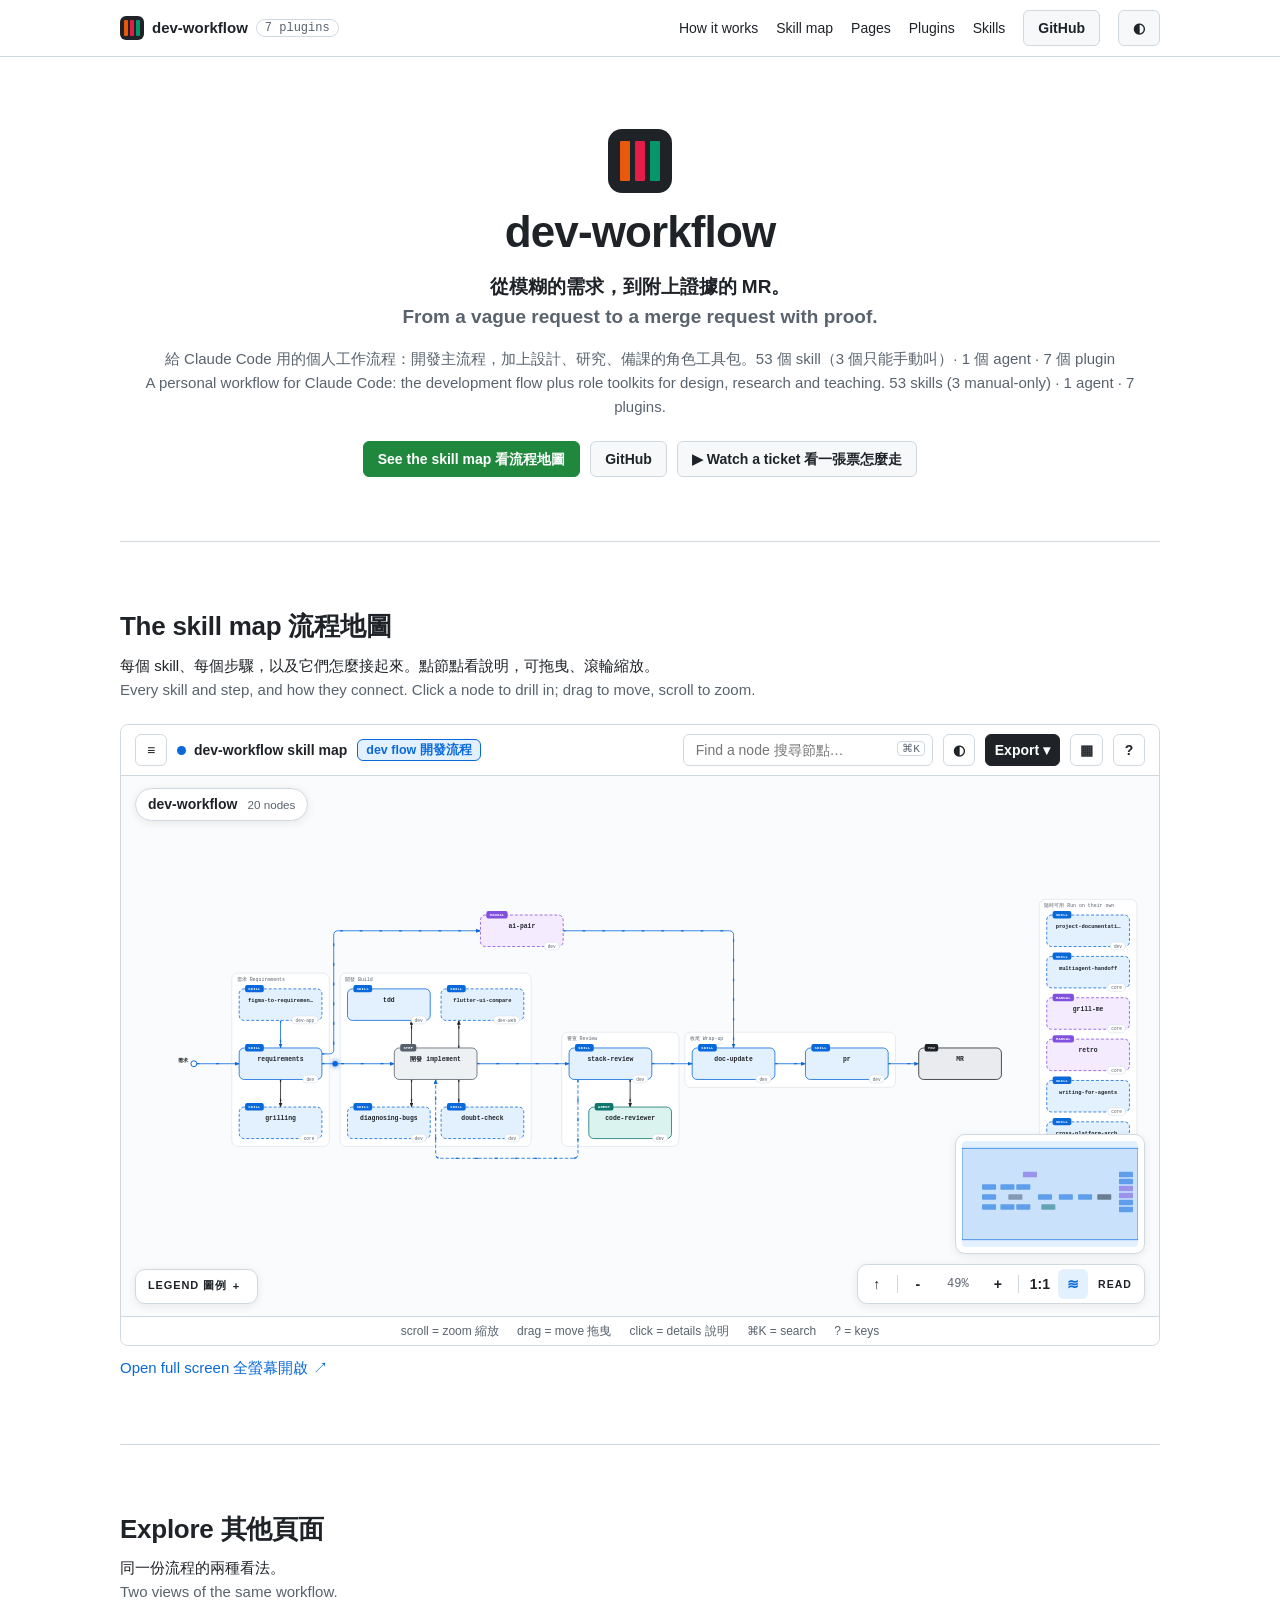
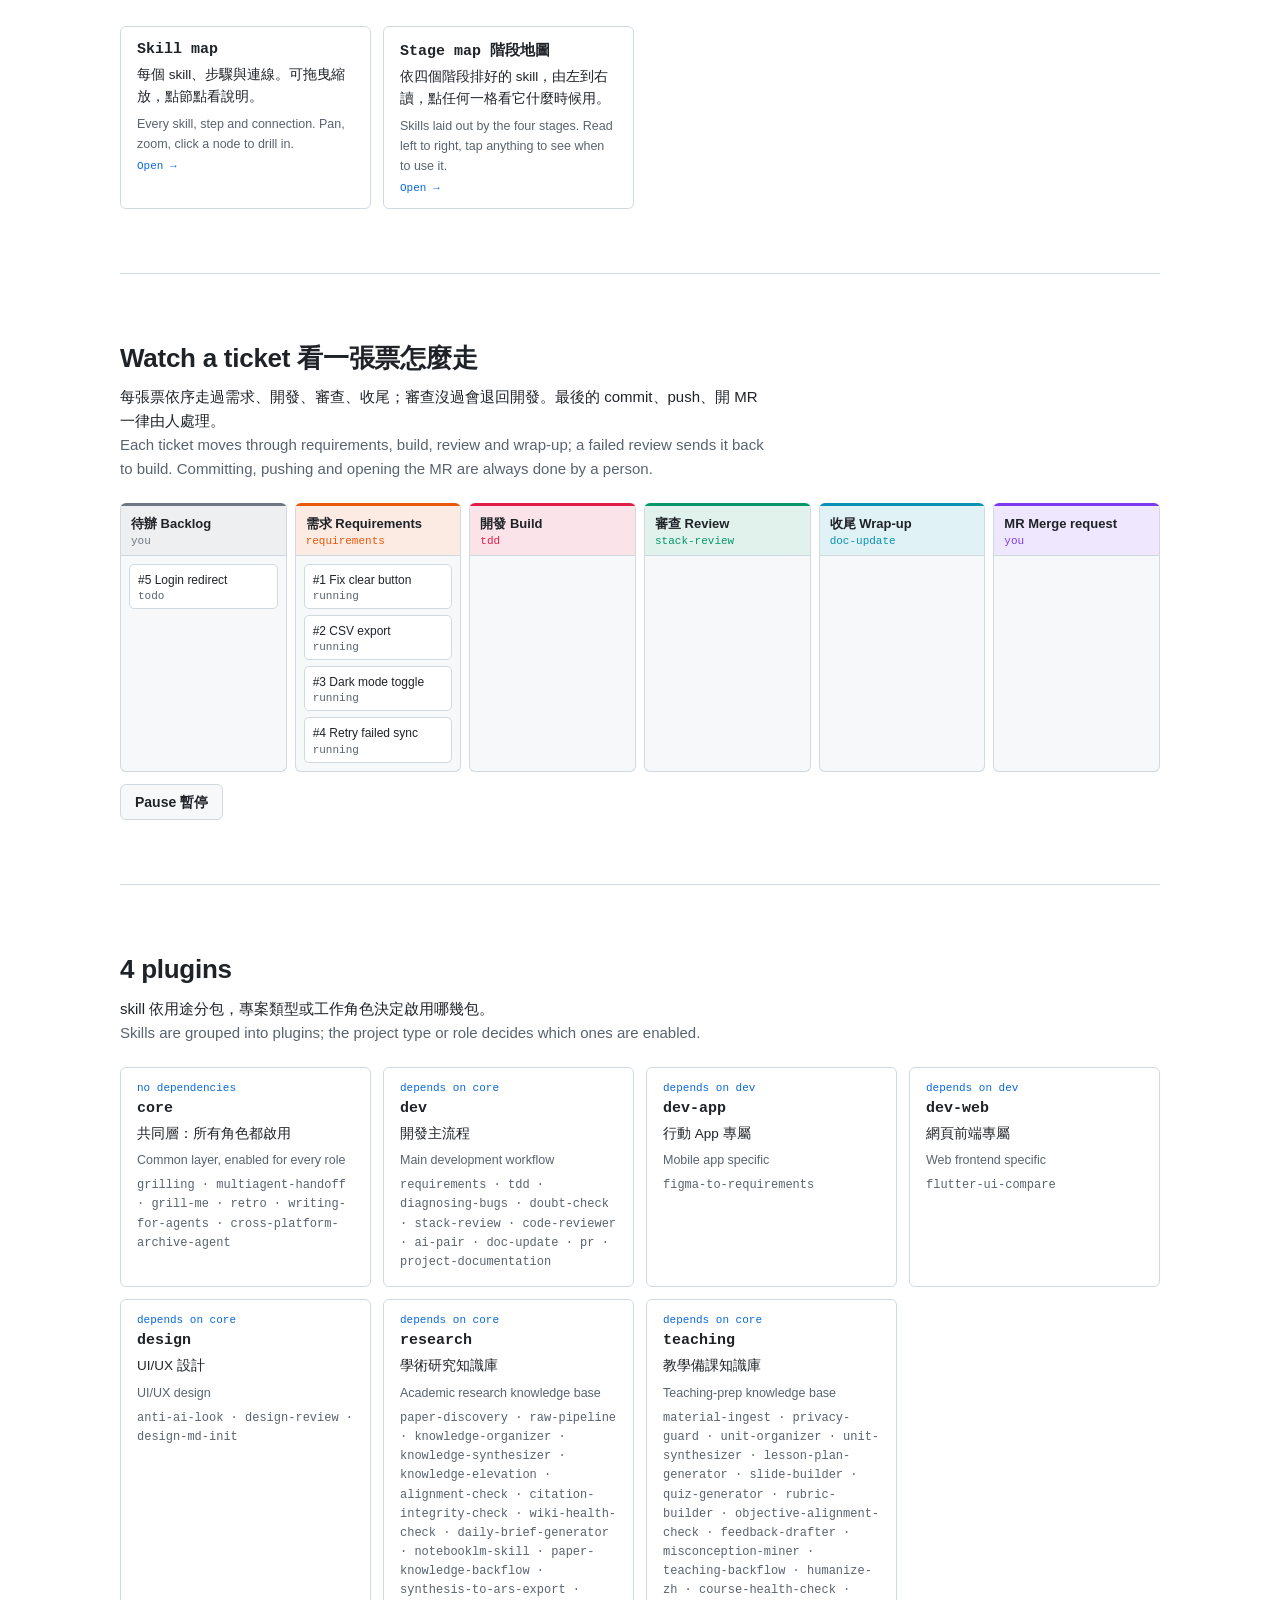
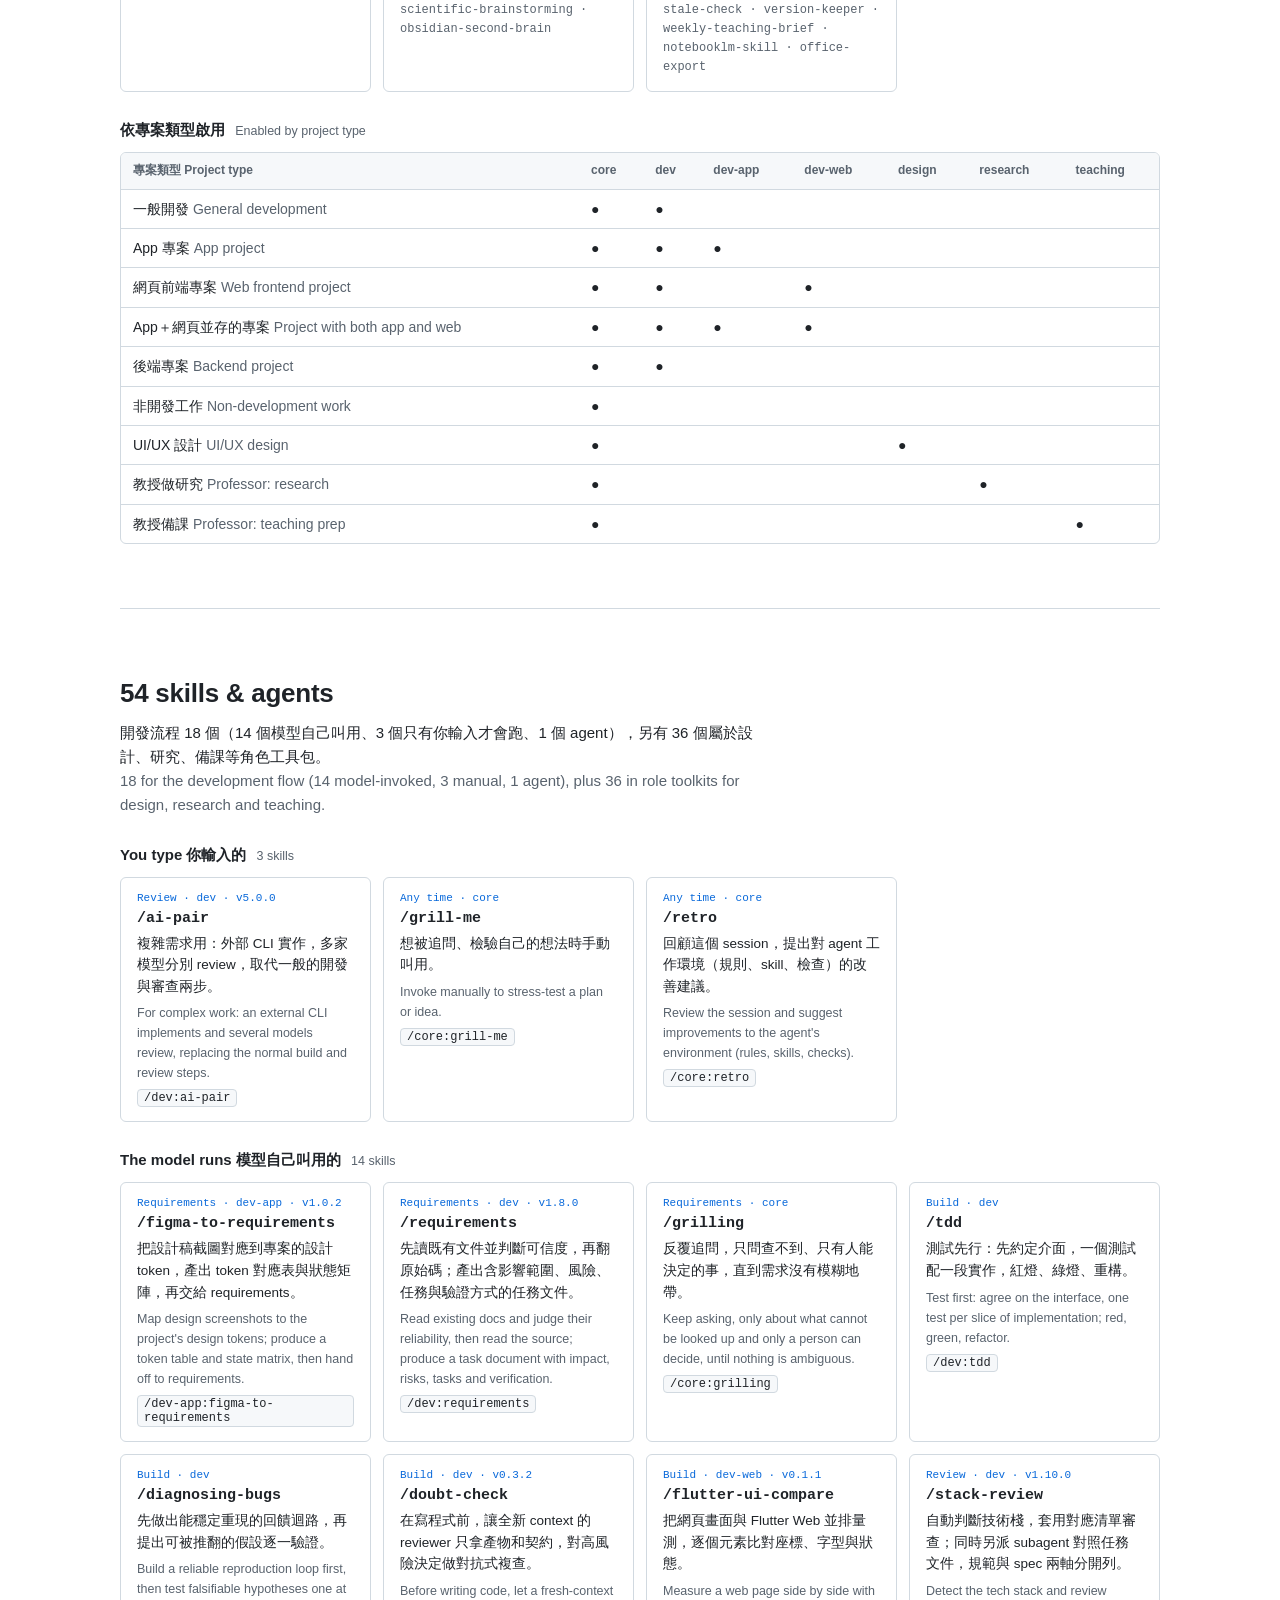
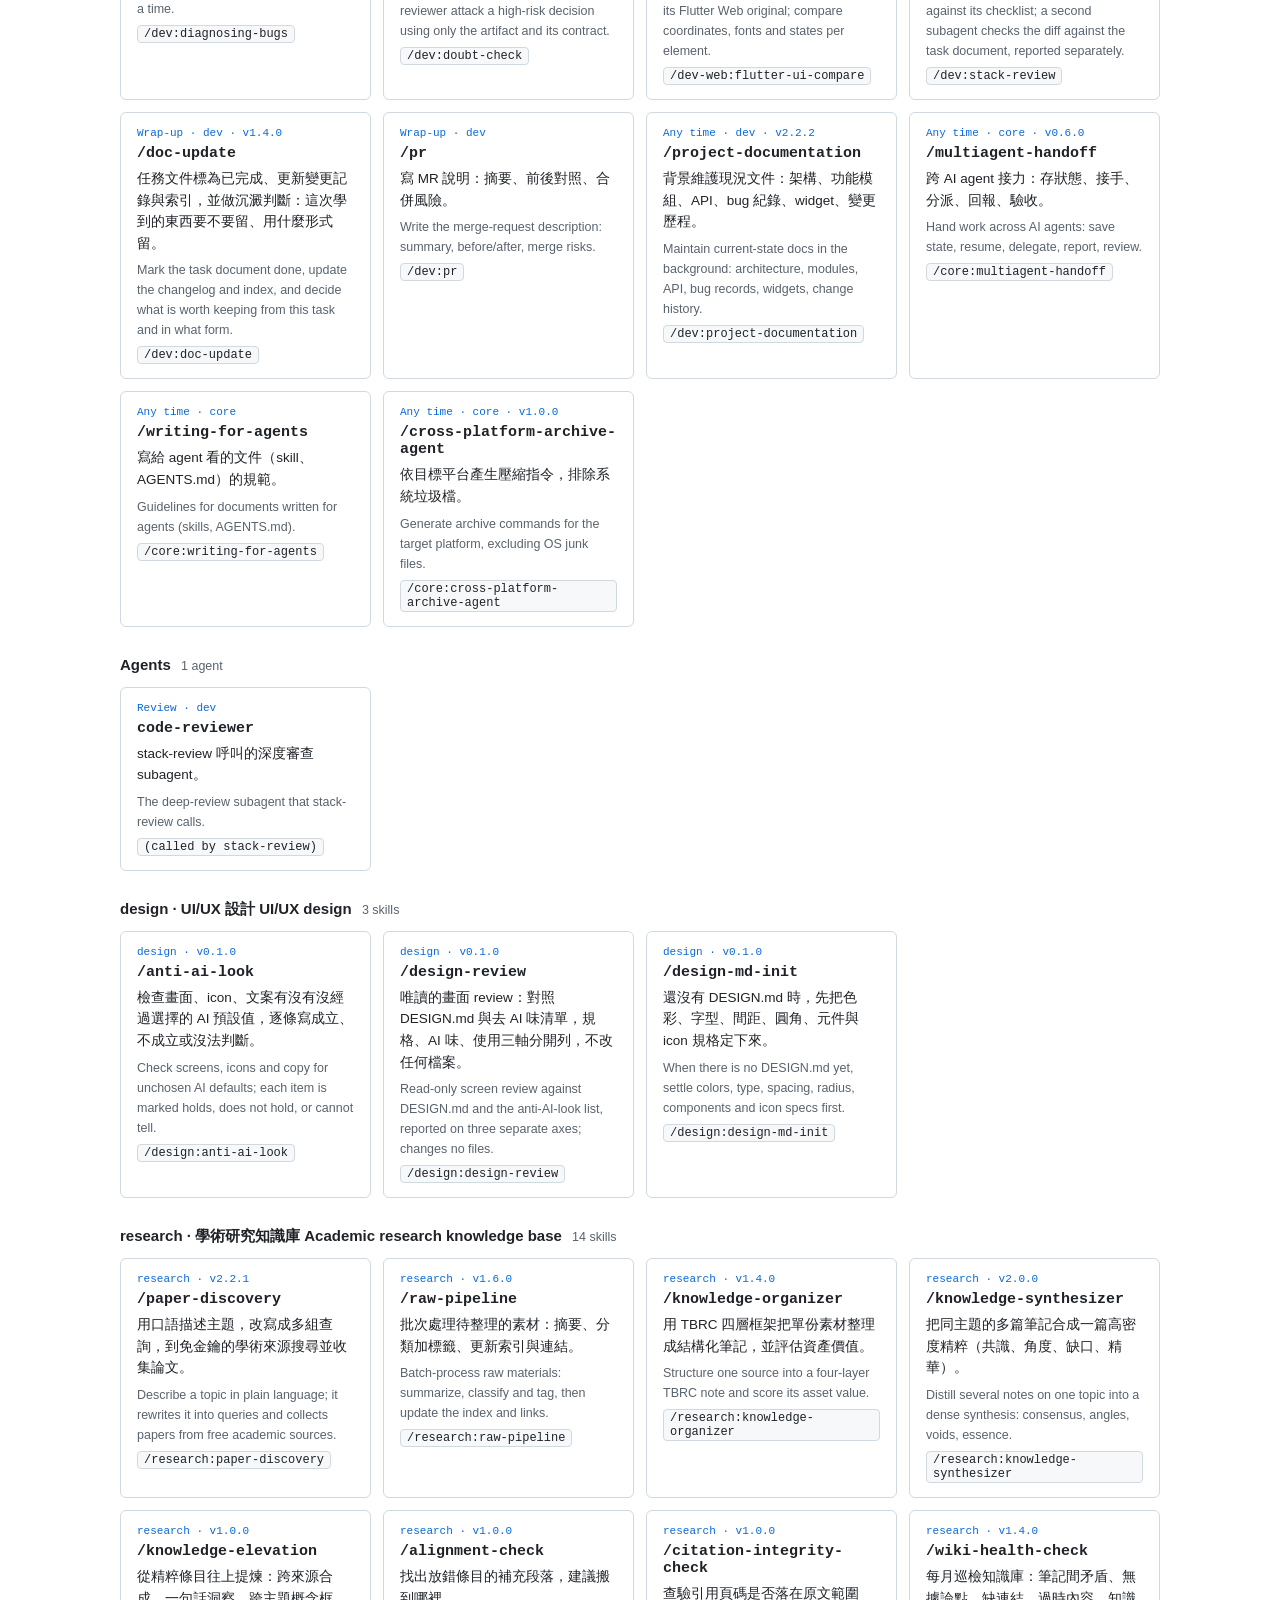
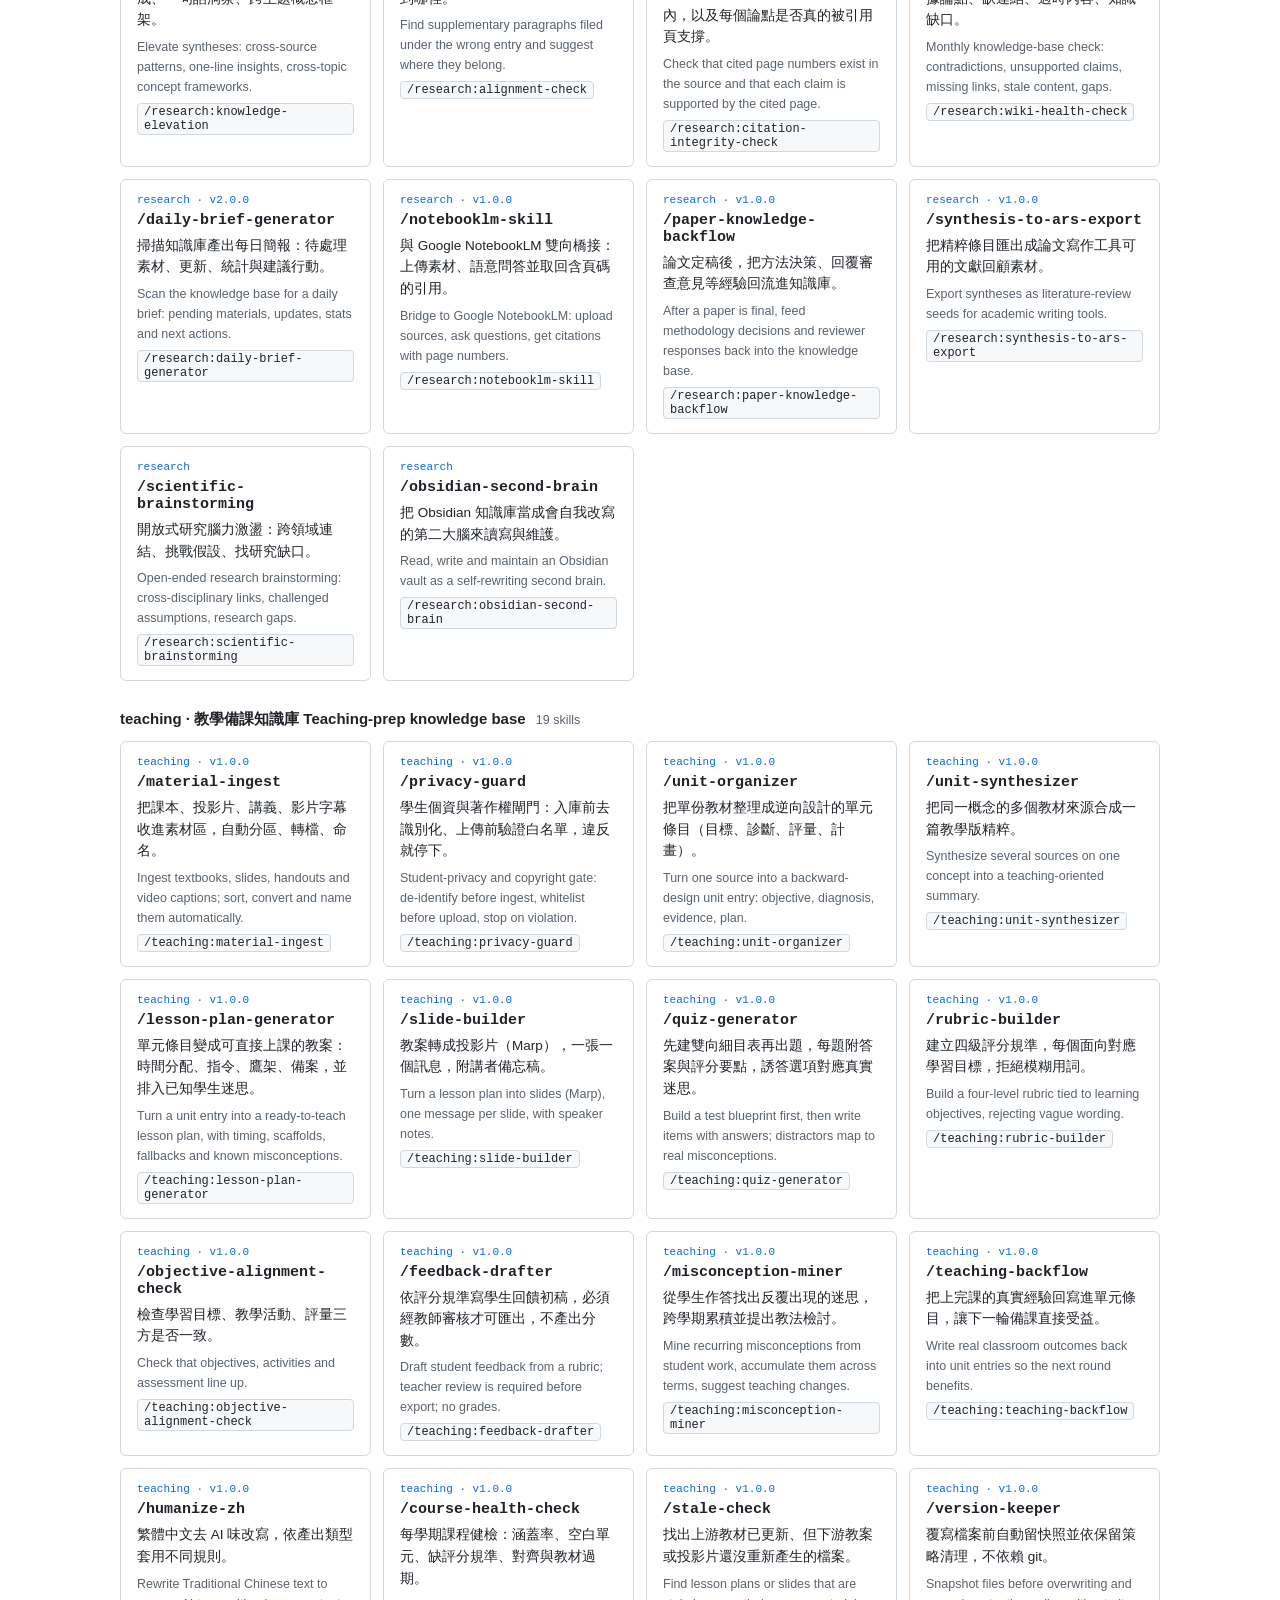
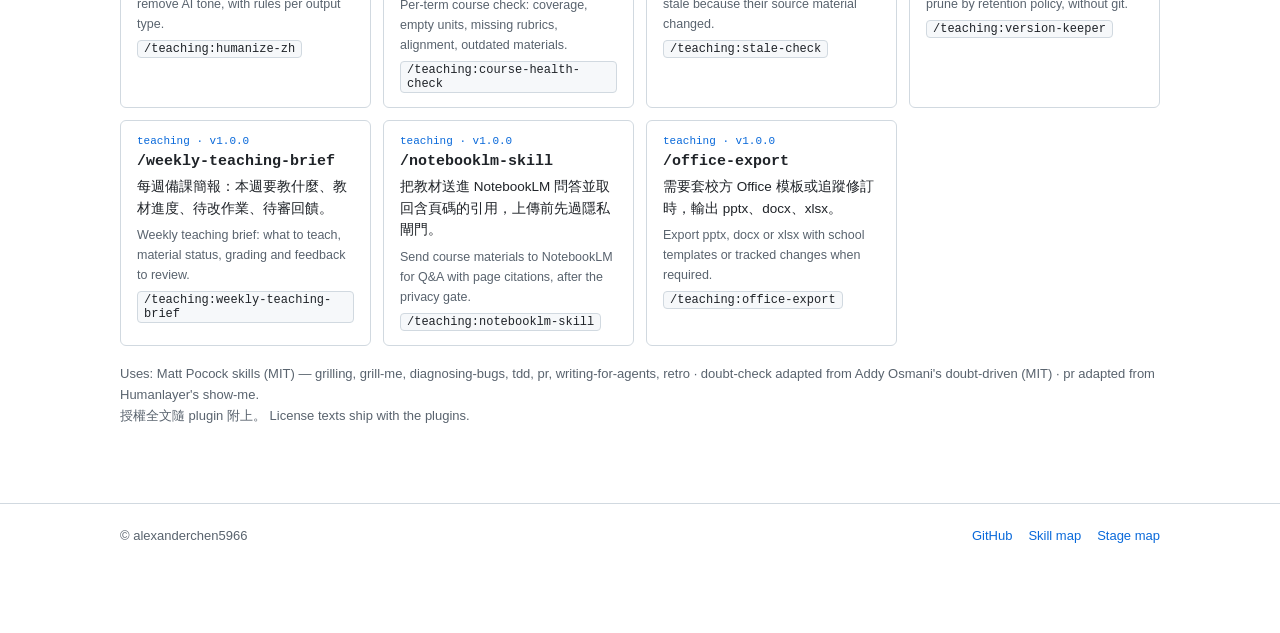
<file: docs/index.html>
<!doctype html>
<html lang="zh-Hant"><head><meta charset="utf-8"><meta name="viewport" content="width=device-width,initial-scale=1">
<title>dev-workflow 個人開發流程</title>
<meta name="description" content="個人開發流程的 skill 與 agent，依角色分成多個 Claude Code plugin。 A personal workflow packaged as Claude Code plugins, split by role.">
<link rel="stylesheet" href="assets/style.css"></head><body>
<div class="top"><div class="wrap">
<a class="brand" href="./"><span class="logo"><i></i><i></i><i></i></span>dev-workflow <span class="pill" id="count"></span></a>
<a class="lk" href="#how">How it works</a><a class="lk" href="#map">Skill map</a><a class="lk" href="#explore">Pages</a><a class="lk" href="#plugins">Plugins</a><a class="lk" href="#skills">Skills</a>
<a class="btn" id="gh" href="#">GitHub</a><button class="btn" id="theme" type="button" aria-label="Toggle theme">◐</button></div></div>

<div class="wrap">
<section class="hero">
<span class="logo"><i></i><i></i><i></i></span>
<h1>dev-workflow</h1>
<p class="tag">從模糊的需求，到附上證據的 MR。<br><span class="en">From a vague request to a merge request with proof.</span></p>
<p class="sub" id="sub"></p>
<div class="row"><a class="btn primary" href="skill-map/">See the skill map 看流程地圖</a><a class="btn" id="gh2" href="#">GitHub</a><a class="btn" href="#how">▶ Watch a ticket 看一張票怎麼走</a></div>
</section>

<section class="sec" id="map"><h2>The skill map 流程地圖</h2>
<p class="lead">每個 skill、每個步驟，以及它們怎麼接起來。點節點看說明，可拖曳、滾輪縮放。<br><span class="en">Every skill and step, and how they connect. Click a node to drill in; drag to move, scroll to zoom.</span></p>
<div class="embed"><iframe src="skill-map/?embed=1" title="Skill map" loading="lazy"></iframe></div>
<p style="margin:10px 0 0"><a href="skill-map/">Open full screen 全螢幕開啟 ↗</a></p></section>

<section class="sec" id="explore"><h2>Explore 其他頁面</h2>
<p class="lead">同一份流程的兩種看法。<br><span class="en">Two views of the same workflow.</span></p>
<div class="cards">
<a class="card" href="skill-map/"><h3>Skill map</h3><p>每個 skill、步驟與連線。可拖曳縮放，點節點看說明。</p><p class="en">Every skill, step and connection. Pan, zoom, click a node to drill in.</p><span class="kicker">Open →</span></a>
<a class="card" href="map/"><h3>Stage map 階段地圖</h3><p>依四個階段排好的 skill，由左到右讀，點任何一格看它什麼時候用。</p><p class="en">Skills laid out by the four stages. Read left to right, tap anything to see when to use it.</p><span class="kicker">Open →</span></a>
</div></section>

<section class="sec" id="how"><h2>Watch a ticket 看一張票怎麼走</h2>
<p class="lead">每張票依序走過需求、開發、審查、收尾；審查沒過會退回開發。最後的 commit、push、開 MR 一律由人處理。<br><span class="en">Each ticket moves through requirements, build, review and wrap-up; a failed review sends it back to build. Committing, pushing and opening the MR are always done by a person.</span></p>
<div class="lanes" id="lanes"></div>
<p style="margin:12px 0 0"><button class="btn" id="pause" type="button">Pause 暫停</button></p></section>

<section class="sec" id="plugins"><h2>4 plugins</h2>
<p class="lead">skill 依用途分包，專案類型或工作角色決定啟用哪幾包。<br><span class="en">Skills are grouped into plugins; the project type or role decides which ones are enabled.</span></p>
<div class="cards" id="plugin-cards"></div>
<p class="sub-h">依專案類型啟用 <small>Enabled by project type</small></p>
<div class="tw"><table id="roles"></table></div></section>

<section class="sec" id="skills"><h2 id="skills-h"></h2>
<p class="lead" id="skills-lead"></p>
<div id="skill-groups"></div>
<p class="note">Uses: Matt Pocock skills (MIT) — grilling, grill-me, diagnosing-bugs, tdd, pr, writing-for-agents, retro · doubt-check adapted from Addy Osmani's doubt-driven (MIT) · pr adapted from Humanlayer's show-me.<br>授權全文隨 plugin 附上。<span class="en"> License texts ship with the plugins.</span></p></section>
</div>
<footer class="foot"><div class="wrap"><span class="sp">© alexanderchen5966</span><a id="gh3" href="#">GitHub</a><a href="skill-map/">Skill map</a><a href="map/">Stage map</a></div></footer>

<script src="assets/site.js"></script>
<script>
SITE.theme(document.getElementById("theme"));
const E=SITE.esc, strip=s=>s.replace(/^[①-⑨]\s*|^\d+\.\s*/,"");
SITE.load("").then(d=>{
 ["gh","gh2","gh3"].forEach(i=>document.getElementById(i).href=SITE.repo);
 const flow=d.skills.filter(s=>s.step), roleSk=d.skills.filter(s=>!s.step);
 const skills=d.skills.filter(s=>s.kind==="skill"), agents=d.skills.filter(s=>s.kind==="agent");
 const manual=flow.filter(s=>s.kind==="skill"&&s.manual), auto=flow.filter(s=>s.kind==="skill"&&!s.manual);
 document.getElementById("count").textContent=d.plugins.length+" plugins";
 document.getElementById("sub").innerHTML=`給 Claude Code 用的個人工作流程：開發主流程，加上設計、研究、備課的角色工具包。${skills.length} 個 skill（${manual.length} 個只能手動叫）· ${agents.length} 個 agent · ${d.plugins.length} 個 plugin<br><span class="en">A personal workflow for Claude Code: the development flow plus role toolkits for design, research and teaching. ${skills.length} skills (${manual.length} manual-only) · ${agents.length} agent · ${d.plugins.length} plugins.</span>`;
 // plugins
 document.getElementById("plugin-cards").innerHTML=d.plugins.map(p=>`<div class="card"><span class="kicker">${p.deps.length?"depends on "+p.deps.join(", "):"no dependencies"}</span><h3>${p.id}</h3><p>${E(p.zh)}</p><p class="en">${E(p.en)}</p><p class="en mono" style="font-size:12px">${d.skills.filter(s=>s.plugin===p.id).map(s=>s.id).join(" · ")}</p></div>`).join("");
 document.getElementById("roles").innerHTML="<tr><th>專案類型 Project type</th>"+d.plugins.map(p=>`<th>${p.id}</th>`).join("")+"</tr>"+d.roles.map(r=>`<tr><td>${E(r.zh)} <span class="en">${E(r.en)}</span></td>${d.plugins.map(p=>`<td>${r.plugins.includes(p.id)?"●":""}</td>`).join("")}</tr>`).join("");
 // skills
 document.getElementById("skills-h").textContent=d.skills.length+" skills & agents";
 document.getElementById("skills-lead").innerHTML=`開發流程 ${flow.length} 個（${auto.length} 個模型自己叫用、${manual.length} 個只有你輸入才會跑、${agents.length} 個 agent），另有 ${roleSk.length} 個屬於設計、研究、備課等角色工具包。<br><span class="en">${flow.length} for the development flow (${auto.length} model-invoked, ${manual.length} manual, ${agents.length} agent), plus ${roleSk.length} in role toolkits for design, research and teaching.</span>`;
 const card=s=>{const st=d.steps.find(t=>t.id===s.step),tag=`<span class="kicker">${st?E(strip(st.en))+" · ":""}${s.plugin}${s.version?" · v"+s.version:""}</span><h3>${s.kind==="agent"?"":"/"}${s.id}</h3><p>${E(s.zh)}</p><p class="en">${E(s.en)}</p><span class="chip">${E(s.invoke)}</span>`;return st?`<a class="card" href="skill-map/#node=${s.id}">${tag}</a>`:`<div class="card">${tag}</div>`};
 const grp=(t,sm,l)=>l.length?`<p class="sub-h">${t} <small>${sm}</small></p><div class="cards">${l.map(card).join("")}</div>`:"";
 document.getElementById("skill-groups").innerHTML=grp("You type 你輸入的",manual.length+" skills",manual)+grp("The model runs 模型自己叫用的",auto.length+" skills",auto)+grp("Agents",agents.length+" agent",agents)+d.plugins.filter(p=>roleSk.some(s=>s.plugin===p.id)).map(p=>{const l=roleSk.filter(s=>s.plugin===p.id);return grp(`${p.id} · ${E(p.zh)} ${E(p.en)}`,l.length+" skills",l)}).join("");
 // lanes animation
 const lanes=[{zh:"待辦",en:"Backlog",who:"you",c:"#6e7781"}].concat(d.steps.filter(s=>s.id!=="side").map(s=>({zh:strip(s.zh),en:strip(s.en),who:d.skills.filter(k=>k.step===s.id&&!k.cond).map(k=>k.id)[0],c:s.color}))).concat([{zh:"MR",en:"Merge request",who:"you",c:"#7c3aed"}]);
 const titles=["Fix clear button","CSV export","Dark mode toggle","Retry failed sync","Login redirect"];
 let pos,bounced,tick,timer=null;
 const reset=()=>{pos=titles.map(()=>0);bounced=false;tick=0};
 const draw=()=>{document.getElementById("lanes").innerHTML=lanes.map((l,i)=>`<div class="lane" style="--c:${l.c}"><header>${E(l.zh)} ${E(l.en)}<small>${E(l.who)}</small></header><div class="slot">${titles.map((t,k)=>pos[k]===i?`<div class="tk">#${k+1} ${E(t)}<small>${i===0?"todo":i===lanes.length-1?"ready for you":"running"}</small></div>`:"").join("")}</div></div>`).join("")};
 const step=()=>{
  if(pos.every(p=>p===lanes.length-1)){reset();draw();return}
  const k=tick++%titles.length;
  if(pos[k]===3&&k===1&&!bounced){pos[k]=2;bounced=true}          // 一張票審查沒過，退回開發
  else if(pos[k]<lanes.length-1&&(k===0||pos[k-1]>pos[k]||pos[k-1]===lanes.length-1))pos[k]++;
  draw();
 };
 const btn=document.getElementById("pause");
 const play=()=>{timer=setInterval(step,700);btn.textContent="Pause 暫停"}, stop=()=>{clearInterval(timer);timer=null;btn.textContent="Play 播放"};
 btn.addEventListener("click",()=>timer?stop():play());
 reset();draw(); matchMedia("(prefers-reduced-motion: reduce)").matches?stop():play();
});
</script></body></html>
</file>
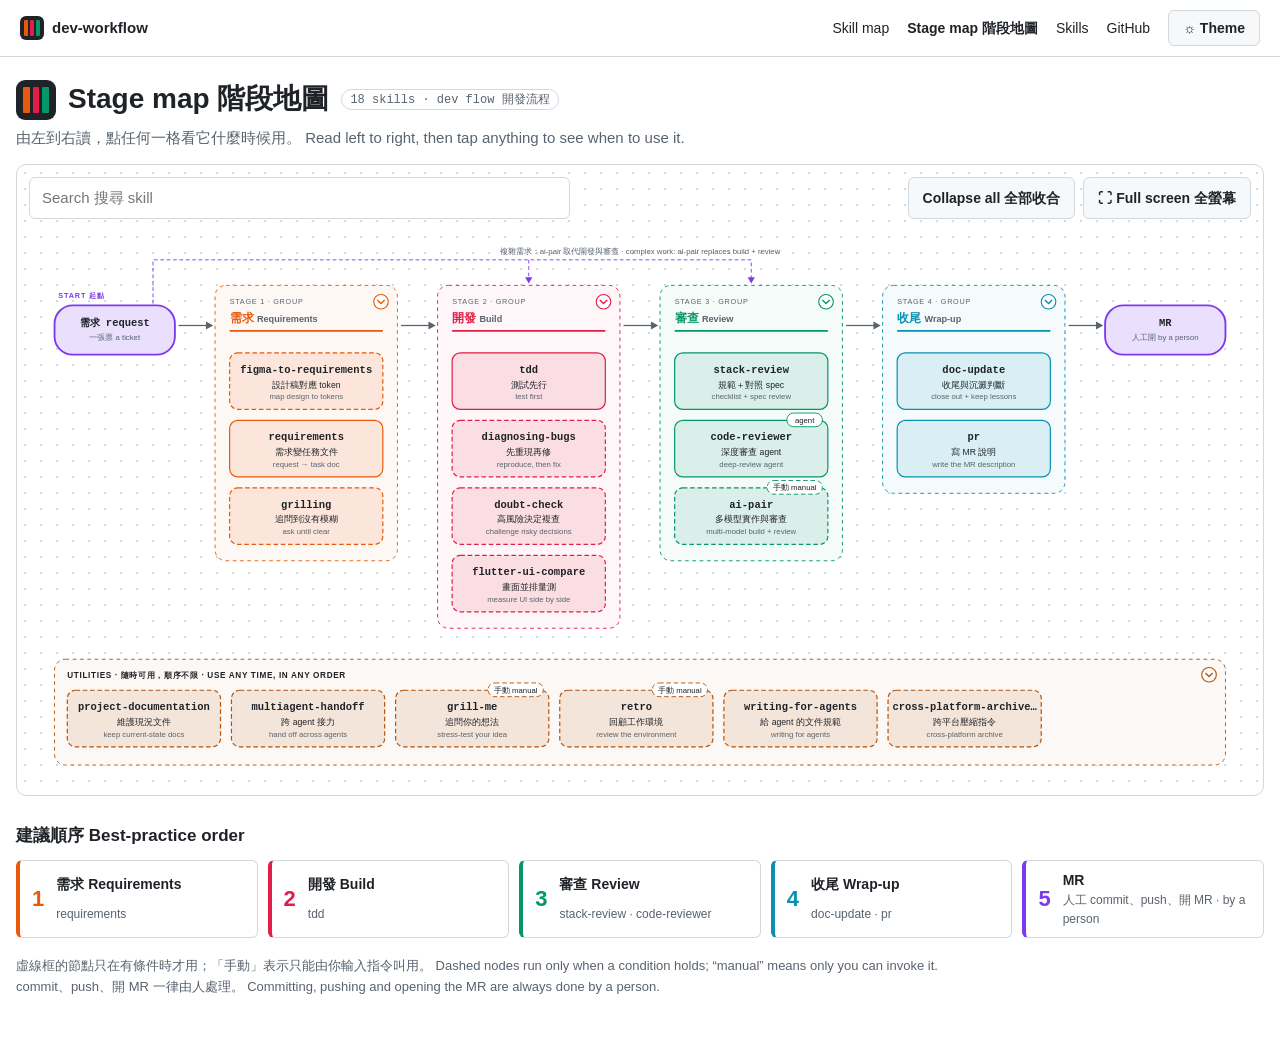
<file: docs/map/index.html>
<!doctype html>
<html lang="zh-Hant"><head><meta charset="utf-8"><meta name="viewport" content="width=device-width,initial-scale=1">
<title>Stage map 階段地圖</title>
<link rel="stylesheet" href="../assets/style.css"></head><body>
<div class="top"><div class="wrap" style="max-width:1340px">
<a class="brand" href="../"><span class="logo"><i></i><i></i><i></i></span>dev-workflow</a>
<a class="lk" href="../skill-map/">Skill map</a><a class="lk" href="./"><b>Stage map 階段地圖</b></a><a class="lk" href="../#skills">Skills</a><a class="lk" id="gh" href="#">GitHub</a>
<button class="btn" id="theme" type="button">☼ Theme</button></div></div>
<main class="sm-main">
<div class="sm-head"><span class="logo"><i></i><i></i><i></i></span><h1>Stage map 階段地圖</h1><span class="pill" id="count"></span></div>
<p class="sm-sub">由左到右讀，點任何一格看它什麼時候用。<span class="en"> Read left to right, then tap anything to see when to use it.</span></p>
<div class="sm" id="sm">
<div class="tb"><input id="q" type="search" placeholder="Search 搜尋 skill" aria-label="Search skills"><span class="sp"></span>
<button class="btn" id="collapse" type="button">Collapse all 全部收合</button><button class="btn" id="fs" type="button">⛶ Full screen 全螢幕</button></div>
<div class="scroll" id="canvas"></div></div>
<section class="sm-order"><h2>建議順序 Best-practice order</h2><div class="order" id="order"></div></section>
<p class="sm-foot">虛線框的節點只在有條件時才用；「手動」表示只能由你輸入指令叫用。<span class="en"> Dashed nodes run only when a condition holds; “manual” means only you can invoke it.</span><br>commit、push、開 MR 一律由人處理。<span class="en"> Committing, pushing and opening the MR are always done by a person.</span></p>
</main>
<div class="ov" id="ov" hidden><div class="md" id="md" role="dialog" aria-modal="true"></div></div>
<script src="../assets/site.js"></script><script src="../assets/map.js"></script></body></html>
</file>
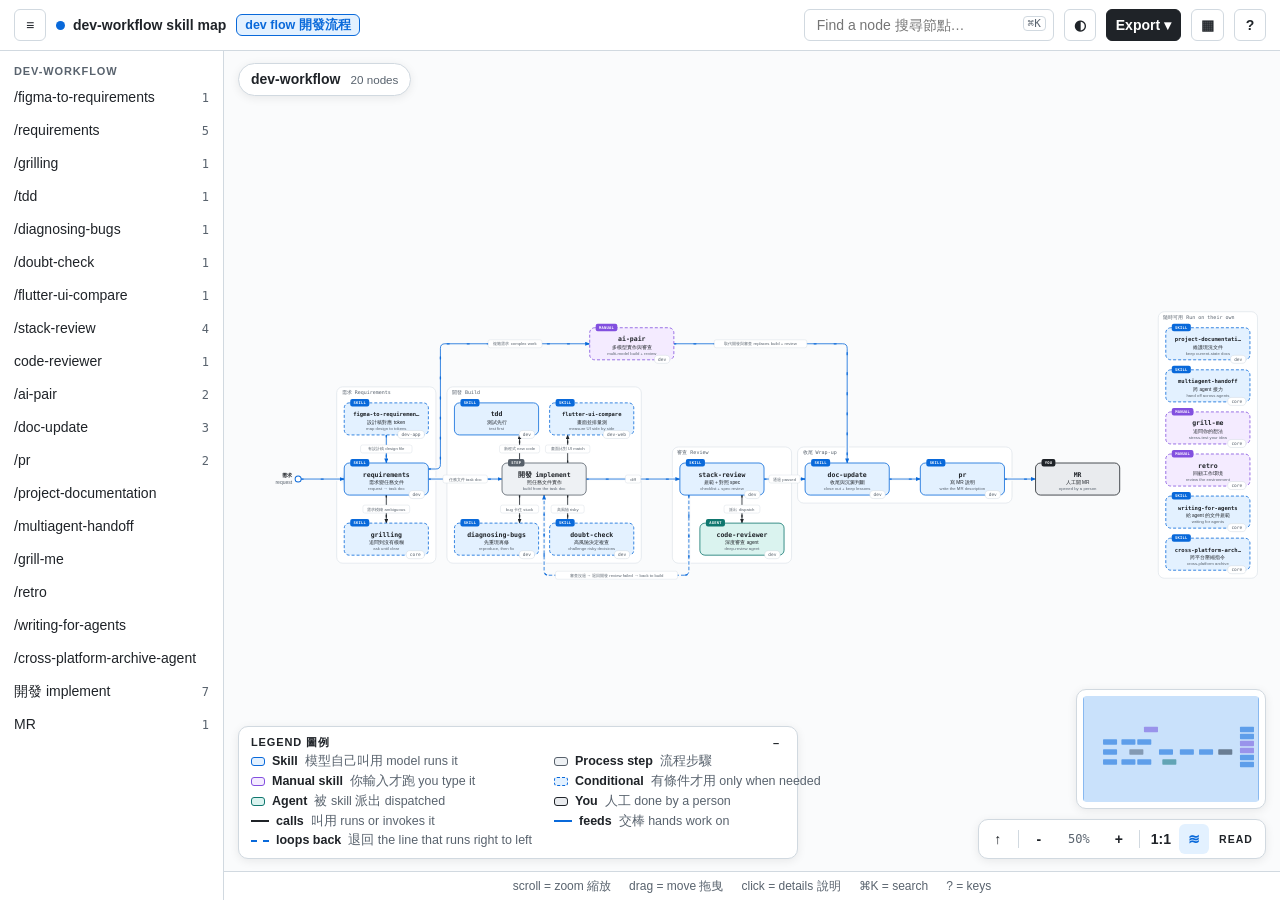
<file: docs/skill-map/index.html>
<!doctype html>
<html lang="zh-Hant"><head><meta charset="utf-8"><meta name="viewport" content="width=device-width,initial-scale=1">
<title>dev-workflow skill map</title>
<script>try{const t=localStorage.getItem("theme");document.documentElement.dataset.theme=t||(matchMedia("(prefers-color-scheme: dark)").matches?"dark":"light")}catch(e){}</script>
<style>
:root{--bg:#fff;--canvas:#fafbfc;--soft:#f6f8fa;--ink:#1f2328;--muted:#59636e;--line:#d1d9e0;--accent:#0969da;--hl:#fff1a8;
--k-skill:#0969da;--k-skill-f:#e3f1ff;--k-manual:#8250df;--k-manual-f:#f4ebff;--k-agent:#0f766e;--k-agent-f:#daf3ef;--k-step:#57606a;--k-step-f:#eef1f4;--k-human:#1f2328;--k-human-f:#e9ebee;
--w-calls:#1f2328;--w-feeds:#0969da;
--font:-apple-system,BlinkMacSystemFont,"Segoe UI","Noto Sans TC","PingFang TC","Microsoft JhengHei",sans-serif;--mono:ui-monospace,SFMono-Regular,Menlo,Consolas,monospace}
:root[data-theme=dark]{--bg:#0d1117;--canvas:#010409;--soft:#161b22;--ink:#e6edf3;--muted:#9198a1;--line:#30363d;--accent:#4493f8;--hl:#5c4b00;
--k-skill:#4493f8;--k-skill-f:#0c2d4d;--k-manual:#ab7df8;--k-manual-f:#2a1a4a;--k-agent:#2dd4bf;--k-agent-f:#0b3b36;--k-step:#9198a1;--k-step-f:#1c2128;--k-human:#e6edf3;--k-human-f:#262c36;
--w-calls:#c9d1d9;--w-feeds:#4493f8;color-scheme:dark}
*{box-sizing:border-box}html,body{height:100%}
body{margin:0;background:var(--bg);color:var(--ink);font:14px/1.5 var(--font);display:flex;flex-direction:column;overflow:hidden}
button{font:inherit;color:inherit;cursor:pointer}a{color:var(--accent)}
.bar{display:flex;align-items:center;gap:10px;padding:9px 14px;border-bottom:1px solid var(--line);flex:none}
.bar .ttl{font-weight:700;display:flex;align-items:center;gap:8px;white-space:nowrap}.bar .ttl i{width:9px;height:9px;border-radius:50%;background:var(--accent)}
.bar .pack{font-size:12.5px;font-weight:600;background:var(--k-skill-f);color:var(--k-skill);border:1px solid var(--k-skill);border-radius:6px;padding:1px 8px;white-space:nowrap}
.bar .sp{flex:1}
.ib{white-space:nowrap;height:32px;min-width:32px;border:1px solid var(--line);background:var(--bg);border-radius:6px;padding:0 9px;font-weight:600}
.ib:hover{border-color:var(--muted)}.ib.dark{background:var(--ink);color:var(--bg);border-color:var(--ink)}.ib.on{background:var(--k-skill-f);border-color:var(--k-skill);color:var(--k-skill)}
.find{position:relative;flex:0 1 250px}
.find input{width:100%;height:32px;border:1px solid var(--line);border-radius:6px;background:var(--bg);color:var(--ink);padding:0 44px 0 12px;font:inherit}
.find kbd{position:absolute;right:8px;top:7px;font:11px var(--mono);border:1px solid var(--line);border-radius:4px;padding:0 4px;color:var(--muted)}
.res{position:absolute;top:36px;left:0;right:0;background:var(--bg);border:1px solid var(--line);border-radius:8px;box-shadow:0 8px 24px rgba(0,0,0,.18);z-index:30;max-height:300px;overflow:auto;padding:4px}
.res button{display:block;width:100%;text-align:left;border:0;background:none;padding:6px 8px;border-radius:5px}.res button:hover,.res button.act{background:var(--soft)}.res small{color:var(--muted);margin-left:6px}
.menu{position:absolute;top:36px;right:0;background:var(--bg);border:1px solid var(--line);border-radius:8px;box-shadow:0 8px 24px rgba(0,0,0,.18);z-index:30;padding:4px;min-width:150px}
.menu button{display:block;width:100%;text-align:left;border:0;background:none;padding:6px 10px;border-radius:5px}.menu button:hover{background:var(--soft)}
.body{flex:1;display:flex;min-height:0}
.side{width:224px;border-right:1px solid var(--line);overflow:auto;flex:none;padding:8px 0}
.side.off{display:none}
.side h2{font:700 11px var(--font);letter-spacing:.08em;color:var(--muted);margin:6px 14px 4px;text-transform:uppercase}
.side button{display:flex;width:100%;border:0;background:none;text-align:left;padding:6px 14px;gap:8px;font-weight:500;align-items:center}
.side button:hover,.side button.sel{background:var(--soft)}.side button.sel{box-shadow:inset 3px 0 0 var(--accent)}
.side button span{flex:1;overflow:hidden;text-overflow:ellipsis;white-space:nowrap}.side button small{color:var(--muted);font:12px var(--mono)}
.main{flex:1;display:flex;flex-direction:column;min-width:0}
.stage{flex:1;position:relative;min-height:0;background:var(--canvas);overflow:hidden}
.stage svg.map-svg{position:absolute;inset:0;touch-action:none;cursor:grab;user-select:none;-webkit-user-select:none}
.stage.drag svg.map-svg{cursor:grabbing}
.ov{position:absolute;background:var(--bg);border:1px solid var(--line);border-radius:10px;box-shadow:0 2px 10px rgba(0,0,0,.08)}
.chip{top:12px;left:14px;padding:5px 12px;border-radius:999px;display:flex;gap:10px;align-items:center;font-weight:700}
.chip small{font-weight:400;color:var(--muted)}
.legend{left:14px;bottom:12px;padding:8px 12px;max-width:560px;font-size:12.5px}
.legend header{display:flex;font:700 11px var(--font);letter-spacing:.08em;margin-bottom:2px}.legend header button{margin-left:auto;border:0;background:none;font-weight:700}
.legend .rows{display:grid;grid-template-columns:1fr 1fr;gap:1px 22px}.legend.min .rows{display:none}
.legend .r{display:flex;gap:7px;align-items:center;white-space:nowrap}.legend .r b{font-weight:700}.legend .r span{color:var(--muted)}
.sw{width:14px;height:9px;border-radius:3px;border:1.5px solid var(--c);background:var(--f);flex:none}.sw.d{border-style:dashed}
.ln{width:18px;height:0;border-top:2px solid var(--c);flex:none}.ln.d{border-top-style:dashed}
.mini{right:14px;bottom:62px;width:190px;height:120px;padding:6px;overflow:hidden}
.mini svg{width:100%;height:100%;display:block;background:var(--k-skill-f);border-radius:4px;cursor:pointer}
.ctl{right:14px;bottom:12px;display:flex;align-items:center;padding:4px;gap:2px}
.ctl button{border:0;background:none;height:30px;min-width:30px;border-radius:6px;font-weight:700}.ctl button:hover{background:var(--soft)}.ctl button.on{background:var(--k-skill-f);color:var(--k-skill)}
.ctl .z{font:12px var(--mono);width:46px;text-align:center;color:var(--muted)}.ctl .sep{width:1px;height:18px;background:var(--line);margin:0 3px}.ctl .rd{font:700 10.5px var(--font);letter-spacing:.1em;padding:0 8px}
.hint{flex:none;border-top:1px solid var(--line);text-align:center;font-size:12px;color:var(--muted);padding:5px;display:flex;gap:18px;justify-content:center;flex-wrap:wrap}
.panel{flex:none;border-top:1px solid var(--line);max-height:44vh;overflow:auto;animation:rise .18s ease}
@keyframes rise{from{transform:translateY(10px);opacity:0}to{transform:none;opacity:1}}
.panel[hidden]{display:none}
.ph{display:flex;gap:12px;align-items:center;padding:12px 18px 6px}
.ph .ic{width:38px;height:38px;border-radius:8px;background:var(--c);color:var(--bg);display:grid;place-items:center;font:700 16px var(--mono);flex:none}
.ph h2{margin:0;font-size:17px;line-height:1.2}.ph .meta{color:var(--muted);font-size:13px;display:flex;gap:8px;align-items:center;flex-wrap:wrap}
.ph .tg{font:700 10px var(--font);letter-spacing:.08em;border:1px solid var(--line);border-radius:4px;padding:0 5px}
.ph .sp{flex:1}
.tabs{display:flex;gap:2px;padding:0 14px;border-bottom:1px solid var(--line)}
.tabs button{border:0;background:none;padding:7px 10px;color:var(--muted);border-bottom:2px solid transparent;font-weight:500}.tabs button.on{color:var(--ink);border-color:var(--accent);font-weight:700}
.tabs .sp{flex:1}
.pb{padding:12px 20px 18px;max-width:980px}
.pb h3{font:700 11px var(--font);letter-spacing:.08em;color:var(--muted);margin:0 0 6px}
.pb ul{margin:0;padding-left:20px}.pb li{margin:3px 0}.pb li::marker{color:var(--accent)}
.pb .en{color:var(--muted);display:block;font-size:13px}
.pb .go{font:600 12px var(--mono);border:1.5px solid var(--accent);color:var(--accent);background:var(--bg);border-radius:999px;padding:1px 9px;margin-left:6px}
.pb code{font:13px var(--mono);background:var(--soft);border:1px solid var(--line);border-radius:5px;padding:2px 7px}
mark{background:var(--hl);color:inherit;padding:0 3px;border-radius:2px}
.help{position:fixed;inset:0;background:rgba(27,31,36,.5);z-index:60;display:grid;place-items:center}.help[hidden]{display:none}
.help div{background:var(--bg);border-radius:12px;padding:20px 26px;min-width:280px;box-shadow:0 20px 60px rgba(0,0,0,.35)}
.help table{border-collapse:collapse}.help td{padding:4px 14px 4px 0}.help kbd{font:12px var(--mono);border:1px solid var(--line);border-radius:4px;padding:1px 6px}
@media (max-width:760px){.hide-s{display:none!important}.mini,.bar .pack,.find kbd,.hint,#z-1,#z-fit,.ctl .sep,#b-help{display:none}.bar .ttl{min-width:0;overflow:hidden;text-overflow:ellipsis;flex:0 1 auto}.find{flex:1 1 60px;min-width:60px}.bar .sp{display:none}.legend{bottom:54px}.ctl .z{width:38px}.legend{max-width:calc(100% - 28px)}.legend .rows{grid-template-columns:1fr}.bar{gap:6px;padding:8px}.ctl .rd{display:none}}
</style>
<style id="mapcss">
svg text{font-family:var(--font);fill:var(--ink)}
.family rect{fill:var(--bg);stroke:var(--line);stroke-width:1}
.family text{font:10px var(--mono);fill:var(--muted)}
.edge{fill:none;stroke-width:1.6;transition:stroke-width .15s,opacity .2s}
.halo{fill:none;stroke:var(--canvas);stroke-width:7}
.hitline{fill:none;stroke:transparent;stroke-width:14}
.flowline{fill:none;stroke-width:2.6;stroke-dasharray:4 36;stroke-linecap:round;opacity:0}
.flowing .flowline{opacity:.9;animation:flowdash 2.4s linear infinite}
@keyframes flowdash{to{stroke-dashoffset:-160}}
.edge-g.back .edge{stroke-dasharray:7 4}
.flowing .edge-g.back .edge{animation:march 1.1s linear infinite}
@keyframes march{to{stroke-dashoffset:-22}}
.edge-g{transition:opacity .2s}
.node{cursor:pointer;outline:none;transition:opacity .2s}
.n-mask{fill:var(--canvas)}
.n-body{stroke-width:1.6;transition:stroke-width .15s,filter .15s}
.node:hover .n-body,.node:focus-visible .n-body{stroke-width:2.8}
.n-label{font:700 13px var(--mono)}
.n-sub{font-size:9.5px}.n-sub.en{font-size:8.5px;fill:var(--muted)}
.tab-tx{font:700 7.5px var(--mono);fill:var(--bg);letter-spacing:.06em}
.ntag-bg{fill:var(--bg);stroke:var(--line)}.ntag-tx{font:9px var(--mono);fill:var(--muted)}
.node.sel .n-body{stroke-width:3;filter:drop-shadow(0 0 5px color-mix(in srgb,var(--accent) 45%,transparent));animation:select-glow .65s ease-out}
@keyframes select-glow{0%{filter:drop-shadow(0 0 12px color-mix(in srgb,var(--accent) 70%,transparent));stroke-width:5}}
.focusing .node:not(.hot){opacity:.28}.focusing .edge-g:not(.hot){opacity:.14}.focusing .family{opacity:.6}
.focusing .edge-g.hot .edge{stroke-width:2.6}
.focusing .edge-g.hot .flowline{opacity:.95;stroke-width:3.4;stroke-dasharray:8 13;animation:selected-flow 1.1s linear infinite}
@keyframes selected-flow{to{stroke-dashoffset:-42}}
.e-lab rect{fill:var(--bg);stroke:var(--line);stroke-width:.8}.e-lab text{font-size:8.5px;fill:var(--muted)}
.far .depth-read{opacity:0}.depth-read{transition:opacity .2s}
.intake-tx{font:600 10px var(--font)}.intake-dot{fill:var(--bg);stroke:var(--w-feeds);stroke-width:2}
.tour-dot{fill:var(--w-feeds);filter:drop-shadow(0 0 5px var(--w-feeds))}.tour{display:none}.flowing .tour{display:block}
.flowing .node.tour-stop{transform-box:fill-box;transform-origin:center;animation:tour-pulse 16s ease-in-out infinite}
@keyframes tour-pulse{0%,9%,100%{transform:none;filter:none}4%{transform:scale(1.05);filter:drop-shadow(0 0 10px color-mix(in srgb,var(--w-feeds) 60%,transparent))}}
.focusing .tour{display:none}.focusing .node.tour-stop{animation:none}
@media (prefers-reduced-motion:reduce){.flowing .flowline,.focusing .edge-g.hot .flowline{animation:none;opacity:0}.flowing .edge-g.back .edge,.flowing .node.tour-stop,.node.sel .n-body{animation:none}.flowing .tour{display:none}}
</style></head><body>
<div class="bar">
<button class="ib" id="b-side" aria-label="Toggle list">≡</button>
<a class="ttl" href="../" style="color:inherit;text-decoration:none"><i></i>dev-workflow skill map</a>
<span class="pack">dev flow 開發流程</span><span class="sp"></span>
<div class="find"><input id="q" placeholder="Find a node 搜尋節點…" autocomplete="off" aria-label="Find a node"><kbd>⌘K</kbd><div class="res" id="res" hidden></div></div>
<button class="ib" id="b-theme" aria-label="Toggle theme">◐</button>
<div style="position:relative"><button class="ib dark" id="b-exp">Export ▾</button><div class="menu" id="menu" hidden><button data-x="svg">SVG</button><button data-x="png">PNG</button></div></div>
<a class="ib hide-s" href="../map/" style="display:grid;place-items:center;text-decoration:none;color:inherit" title="Stage view 階段版地圖">▦</a>
<button class="ib" id="b-help" aria-label="Keys">?</button></div>
<div class="body">
<nav class="side" id="side"></nav>
<div class="main">
<div class="stage flowing" id="stage">
<div class="ov chip"><span>dev-workflow</span><small id="nn"></small></div>
<div class="ov legend" id="legend"><header>LEGEND 圖例<button id="b-leg" aria-label="Collapse legend">–</button></header><div class="rows">
<div class="r"><i class="sw" style="--c:var(--k-skill);--f:var(--k-skill-f)"></i><b>Skill</b><span>模型自己叫用 model runs it</span></div>
<div class="r"><i class="sw" style="--c:var(--k-step);--f:var(--k-step-f)"></i><b>Process step</b><span>流程步驟</span></div>
<div class="r"><i class="sw" style="--c:var(--k-manual);--f:var(--k-manual-f)"></i><b>Manual skill</b><span>你輸入才跑 you type it</span></div>
<div class="r"><i class="sw d" style="--c:var(--k-skill);--f:var(--k-skill-f)"></i><b>Conditional</b><span>有條件才用 only when needed</span></div>
<div class="r"><i class="sw" style="--c:var(--k-agent);--f:var(--k-agent-f)"></i><b>Agent</b><span>被 skill 派出 dispatched</span></div>
<div class="r"><i class="sw" style="--c:var(--k-human);--f:var(--k-human-f)"></i><b>You</b><span>人工 done by a person</span></div>
<div class="r"><i class="ln" style="--c:var(--w-calls)"></i><b>calls</b><span>叫用 runs or invokes it</span></div>
<div class="r"><i class="ln" style="--c:var(--w-feeds)"></i><b>feeds</b><span>交棒 hands work on</span></div>
<div class="r"><i class="ln d" style="--c:var(--w-feeds)"></i><b>loops back</b><span>退回 the line that runs right to left</span></div>
</div></div>
<div class="ov mini" id="mini"></div>
<div class="ov ctl"><button id="z-fit" title="Fit 全圖">↑</button><span class="sep"></span><button id="z-out" aria-label="Zoom out">-</button><span class="z" id="zv">100%</span><button id="z-in" aria-label="Zoom in">+</button><span class="sep"></span><button id="z-1">1:1</button><button id="z-flow" class="on" title="Flow animation 流動動畫">≋</button><button id="z-read" class="rd" title="Always show details 一律顯示細節">READ</button></div>
</div>
<div class="hint"><span>scroll = zoom 縮放</span><span>drag = move 拖曳</span><span>click = details 說明</span><span>⌘K = search</span><span>? = keys</span></div>
<section class="panel" id="panel" hidden></section>
</div></div>
<div class="help" id="help" hidden><div><b>Keys 快捷鍵</b><table>
<tr><td><kbd>⌘K</kbd> / <kbd>/</kbd></td><td>search 搜尋</td></tr><tr><td><kbd>+</kbd> <kbd>-</kbd></td><td>zoom 縮放</td></tr><tr><td><kbd>0</kbd></td><td>fit 全圖</td></tr>
<tr><td><kbd>←</kbd> <kbd>→</kbd></td><td>previous / next node 上一個／下一個</td></tr><tr><td><kbd>f</kbd></td><td>flow animation 流動動畫</td></tr><tr><td><kbd>Esc</kbd></td><td>close 關閉</td></tr></table></div></div>
<script src="../assets/site.js"></script><script src="app.js"></script></body></html>
</file>
<file: docs/assets/style.css>
:root{--bg:#fff;--soft:#f6f8fa;--ink:#1f2328;--muted:#59636e;--line:#d1d9e0;--link:#0969da;--green:#1f883d;--purple:#7c3aed;--hl:#ffe45c;
--font:-apple-system,BlinkMacSystemFont,"Segoe UI","Noto Sans TC","PingFang TC","Microsoft JhengHei",sans-serif;--mono:ui-monospace,SFMono-Regular,Menlo,Consolas,monospace}
:root[data-theme=dark]{--bg:#0d1117;--soft:#161b22;--ink:#e6edf3;--muted:#9198a1;--line:#30363d;--link:#4493f8;--green:#2ea043;--purple:#a78bfa;--hl:#6b5a00;color-scheme:dark}
@media (prefers-color-scheme:dark){:root:not([data-theme=light]){--bg:#0d1117;--soft:#161b22;--ink:#e6edf3;--muted:#9198a1;--line:#30363d;--link:#4493f8;--green:#2ea043;--purple:#a78bfa;--hl:#6b5a00;color-scheme:dark}}
*{box-sizing:border-box}html{scroll-behavior:smooth}
body{margin:0;background:var(--bg);color:var(--ink);font:15px/1.6 var(--font)}
a{color:var(--link);text-decoration:none}a:hover{text-decoration:underline}
code,.mono{font-family:var(--mono)}
.en{color:var(--muted)}
.wrap{max-width:1080px;margin:0 auto;padding-inline:20px}
/* nav */
.top{position:sticky;top:0;z-index:20;background:var(--bg);border-bottom:1px solid var(--line)}
.top .wrap{display:flex;align-items:center;gap:6px 18px;flex-wrap:wrap;padding-block:10px}
.brand{display:flex;align-items:center;gap:8px;font-weight:700;color:var(--ink);margin-right:auto}
.logo{width:24px;height:24px;border-radius:6px;background:#1f2328;display:grid;grid-template-columns:repeat(3,1fr);gap:2px;padding:4px}
.logo i{border-radius:1px}.logo i:nth-child(1){background:#e8590c}.logo i:nth-child(2){background:#e11d48}.logo i:nth-child(3){background:#059669}
.pill{font:12px var(--mono);border:1px solid var(--line);border-radius:999px;padding:1px 8px;color:var(--muted);font-weight:400}
.top a.lk{color:var(--ink);font-size:14px}
.btn{font:inherit;font-size:14px;font-weight:600;border:1px solid var(--line);background:var(--soft);color:var(--ink);border-radius:6px;padding:6px 14px;cursor:pointer;display:inline-flex;align-items:center;gap:6px}
.btn:hover{text-decoration:none;border-color:var(--muted)}.btn.primary{background:var(--green);border-color:var(--green);color:#fff}
/* home */
.hero{text-align:center;padding:72px 0 64px;display:flex;flex-direction:column;align-items:center;gap:14px}
.hero .logo{width:64px;height:64px;border-radius:14px;padding:12px;gap:5px}
.hero h1{font-size:44px;line-height:1.15;margin:0;letter-spacing:-.02em}
.hero .tag{font-size:19px;font-weight:600;margin:0}.hero .sub{margin:0;color:var(--muted)}
.hero .row{display:flex;gap:10px;flex-wrap:wrap;justify-content:center;margin-top:8px}
.sec{border-top:1px solid var(--line);padding:64px 0}
.sec h2{font-size:26px;margin:0 0 6px;letter-spacing:-.01em}.sec .lead{margin:0 0 22px;max-width:78ch}
.embed{border:1px solid var(--line);border-radius:8px;overflow:hidden;background:var(--soft)}
.embed iframe{display:block;width:100%;height:620px;border:0}
.lanes{display:grid;grid-template-columns:repeat(6,minmax(120px,1fr));gap:8px;overflow-x:auto}
.lane{border:1px solid var(--line);border-top:3px solid var(--c);border-radius:6px;min-height:230px;background:var(--soft);display:flex;flex-direction:column}
.lane header{padding:8px 10px;border-bottom:1px solid var(--line);font-weight:600;font-size:13px;background:color-mix(in srgb,var(--c) 12%,var(--bg))}
.lane header small{display:block;font:11px var(--mono);color:var(--c);font-weight:400}
.lane .slot{padding:8px;display:flex;flex-direction:column;gap:6px}
.tk{background:var(--bg);border:1px solid var(--line);border-radius:5px;padding:6px 8px;font-size:12px;animation:pop .35s ease}
.tk small{display:block;font:11px var(--mono);color:var(--muted)}
@keyframes pop{from{transform:translateY(-6px);opacity:0}to{transform:none;opacity:1}}
.cards{display:grid;grid-template-columns:repeat(auto-fill,minmax(240px,1fr));gap:12px}
.card{border:1px solid var(--line);border-radius:6px;padding:14px 16px;display:flex;flex-direction:column;gap:6px;background:var(--bg);color:var(--ink)}
a.card:hover{border-color:var(--link);text-decoration:none}
.card h3{margin:0;font:600 15px var(--mono)}.card p{margin:0;font-size:13.5px}.card .en{font-size:12.5px}
.chip{align-self:flex-start;font:12px var(--mono);border:1px solid var(--line);border-radius:4px;padding:1px 6px;background:var(--soft)}
.kicker{font:11px var(--mono);color:var(--link)}
.sub-h{font-size:15px;font-weight:700;margin:26px 0 10px}.sub-h small{font-weight:400;color:var(--muted);margin-left:6px}
.tw{overflow-x:auto;border:1px solid var(--line);border-radius:6px}
table{border-collapse:collapse;width:100%;font-size:14px}th,td{text-align:left;padding:8px 12px;border-bottom:1px solid var(--line);vertical-align:top}th{font-size:12px;color:var(--muted);background:var(--soft)}tr:last-child td{border-bottom:0}
.note{font-size:13px;color:var(--muted);margin-top:18px}
.foot{border-top:1px solid var(--line);padding:22px 0 40px;font-size:13px;color:var(--muted)}.foot .wrap{display:flex;gap:16px;flex-wrap:wrap}.foot .sp{margin-right:auto}
/* map page */
.sm-main{padding:20px 16px 40px;max-width:1340px;margin:0 auto}
.sm-head{display:flex;align-items:center;gap:12px;flex-wrap:wrap}.sm-head h1{font-size:28px;margin:0}
.sm-head .logo{width:40px;height:40px;border-radius:9px;padding:7px;gap:3px}
.sm-sub{color:var(--muted);margin:4px 0 14px}
.sm{border:1px solid var(--line);border-radius:10px;background-color:var(--bg);background-image:radial-gradient(var(--line) 1px,transparent 1px);background-size:16px 16px;padding:12px}
.sm:fullscreen{overflow:auto;border-radius:0}
.tb{display:flex;gap:8px;flex-wrap:wrap;margin-bottom:8px}
.tb input{flex:1 1 220px;max-width:560px;font:inherit;padding:8px 12px;border:1px solid var(--line);border-radius:6px;background:var(--bg);color:var(--ink)}
.tb .sp{flex:1}
.scroll{overflow-x:auto}.scroll svg{display:block;min-width:1000px;width:100%;height:auto}
svg text{font-family:var(--font);fill:var(--ink)}
.gbox{fill:color-mix(in srgb,var(--c) 4%,var(--bg));stroke:var(--c);stroke-dasharray:4 4;stroke-width:1}
.gk{font-size:9px;letter-spacing:.08em;font-weight:700}.gs{font-size:8px;letter-spacing:.1em;fill:var(--muted)}
.gt{font-size:13px;font-weight:700;fill:var(--c)}.gt2{font-size:10px;fill:var(--muted)}
.gline{stroke:var(--c);stroke-width:2}
.nd{cursor:pointer;outline:none}.nd rect{fill:color-mix(in srgb,var(--c) 15%,var(--bg));stroke:var(--c);stroke-width:1.3}
.nd.cond rect{stroke-dasharray:5 3}.nd:hover rect,.nd:focus-visible rect{stroke-width:2.6}
.nd.dim{opacity:.18}
.t1{font:600 11.5px var(--mono)}.t2{font-size:9.5px}.t3{font-size:8.5px;fill:var(--muted)}
.tagp rect{fill:var(--bg);stroke:var(--c);stroke-width:1;stroke-dasharray:none}.tagp text{font-size:8.5px}
.arr{stroke:var(--muted);stroke-width:1.4;fill:none}.arrh{fill:var(--muted)}
.rt rect{fill:color-mix(in srgb,var(--purple) 16%,var(--bg));stroke:var(--purple);stroke-width:2}
.rk{font-size:8px;letter-spacing:.12em;font-weight:700;fill:var(--purple)}
.dash{stroke:var(--purple);stroke-width:1;stroke-dasharray:4 3;fill:none}.dashh{fill:var(--purple)}
.chev{cursor:pointer}.chev circle{fill:var(--bg);stroke:var(--c);stroke-width:1.2}.chev path{stroke:var(--c);stroke-width:1.5;fill:none}
.sm-order h2{font-size:17px;margin:26px 0 10px}
.order{display:grid;grid-template-columns:repeat(auto-fit,minmax(190px,1fr));gap:10px}
.ostep{border:1px solid var(--line);border-left:4px solid var(--c);border-radius:6px;padding:8px 12px;display:grid;grid-template-columns:auto 1fr;gap:0 12px;align-items:center}
.ostep b.n{font-size:22px;color:var(--c);grid-row:span 2}.ostep strong{font-size:14px}.ostep small{color:var(--muted);font-size:12px}
.sm-foot{font-size:13px;color:var(--muted);margin-top:18px}
body.embed .top,body.embed .sm-head,body.embed .sm-sub,body.embed .sm-order,body.embed .sm-foot{display:none}body.embed .sm-main{padding:0}body.embed .sm{border:0;border-radius:0}
/* modal */
.ov{position:fixed;inset:0;z-index:50;background:rgba(27,31,36,.55);backdrop-filter:blur(3px);display:flex;align-items:flex-start;justify-content:center;padding:54px 16px;overflow:auto}
.ov[hidden]{display:none}
.md{background:var(--bg);border-radius:14px;border-left:8px solid var(--c);width:min(760px,100%);padding:26px 28px 28px;position:relative;box-shadow:0 20px 60px rgba(0,0,0,.35)}
.md .x{position:absolute;top:14px;right:14px;width:38px;height:38px;border-radius:9px;border:1px solid var(--line);background:var(--bg);color:var(--ink);font-size:18px;cursor:pointer}
.md h2{font:700 24px var(--mono);color:var(--c);margin:0 0 8px}
.md .pills{display:flex;gap:6px;flex-wrap:wrap;margin-bottom:18px}
.md .p{font-size:12.5px;border:1px solid var(--line);border-radius:999px;padding:2px 10px}.md .p.c{border-color:var(--c);color:var(--c);font-weight:600}
.lbl{display:inline-block;font-size:11.5px;font-weight:700;letter-spacing:.1em;border-radius:5px;padding:2px 9px;margin:6px 0 10px;border:1px solid}
.lbl.w{color:#9a3412;background:#ffedd5;border-color:#fdba74}.lbl.i{color:#1d4ed8;background:#dbeafe;border-color:#93c5fd}
:root[data-theme=dark] .lbl.w{color:#fdba74;background:#431407;border-color:#9a3412}:root[data-theme=dark] .lbl.i{color:#93c5fd;background:#172554;border-color:#1d4ed8}
.wr{display:flex;align-items:center;gap:12px;background:var(--soft);border-left:3px solid var(--c);border-radius:4px;padding:9px 12px;margin-bottom:8px}
.wr div{flex:1}.wr .en{display:block;font-size:13px}
.wr button{font:600 13px var(--mono);color:var(--c);background:var(--bg);border:1.5px solid var(--c);border-radius:999px;padding:3px 12px;cursor:pointer;white-space:nowrap}
.md p{margin:0 0 6px}.md .inv{font:13px var(--mono);background:var(--soft);border:1px solid var(--line);border-radius:5px;padding:6px 10px;display:inline-block;margin-top:8px}
mark{background:var(--hl);color:inherit;padding:0 2px}
@media (max-width:640px){.hero h1{font-size:32px}.hero{padding:48px 0}.sec{padding:44px 0}.md{padding:22px 18px}.wr{flex-direction:column;align-items:flex-start}}
</file>
